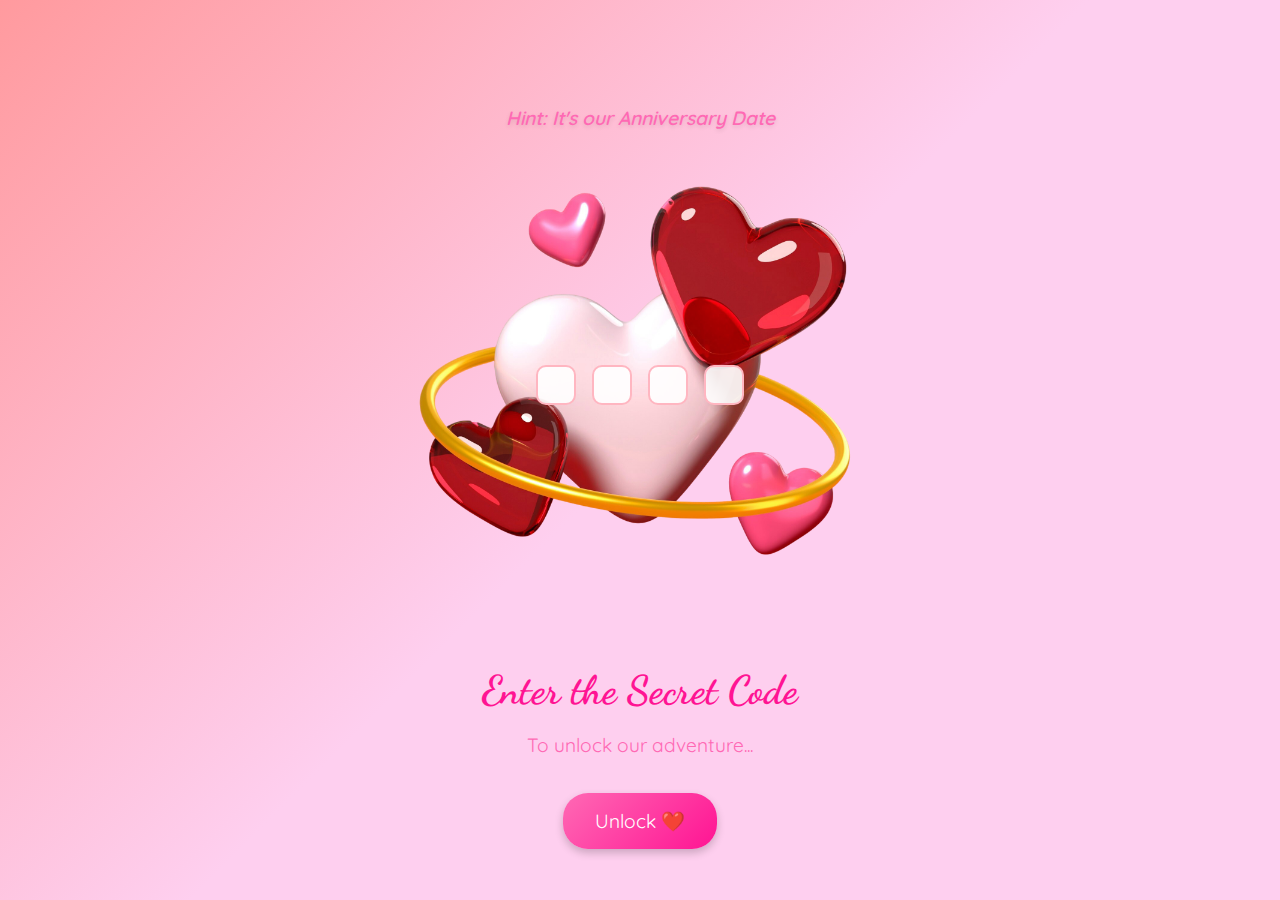
<file: index.html>
<!doctype html>
<html lang="en">
  <head>
    <meta charset="UTF-8" />
    <meta name="viewport" content="width=device-width, initial-scale=1.0" />
    <title>Our Love Story - Enter Password</title>
    <link rel="preconnect" href="https://fonts.googleapis.com" />
    <link rel="preconnect" href="https://fonts.gstatic.com" crossorigin />
    <link
      href="https://fonts.googleapis.com/css2?family=Dancing+Script:wght@400;700&family=Quicksand:wght@300;400;500;600&display=swap"
      rel="stylesheet"
    />
    <link rel="stylesheet" href="css/index.css" />
  </head>
  <body>
    <div class="password-container">
      <div class="image-container">
        <p class="hint-text">Hint: It's our Anniversary Date</p>
        <img
          src="assets/crystal-valentine-s-day-icon-design.png"
          alt="Locked Heart"
          class="lock-image"
        />
        <div class="inputs-overlay">
          <input
            type="text"
            maxlength="1"
            class="digit-input"
            id="digit1"
            required
          />
          <input
            type="text"
            maxlength="1"
            class="digit-input"
            id="digit2"
            required
          />
          <input
            type="text"
            maxlength="1"
            class="digit-input"
            id="digit3"
            required
          />
          <input
            type="text"
            maxlength="1"
            class="digit-input"
            id="digit4"
            required
          />
        </div>
      </div>
      <h1>Enter the Secret Code</h1>
      <p>To unlock our adventure...</p>
      <button type="submit" id="unlock-btn" class="unlock-btn">
        Unlock ❤️
      </button>
      <p id="error-message" class="error"></p>
    </div>

    <script src="js/index.js"></script>
  </body>
</html>
</file>
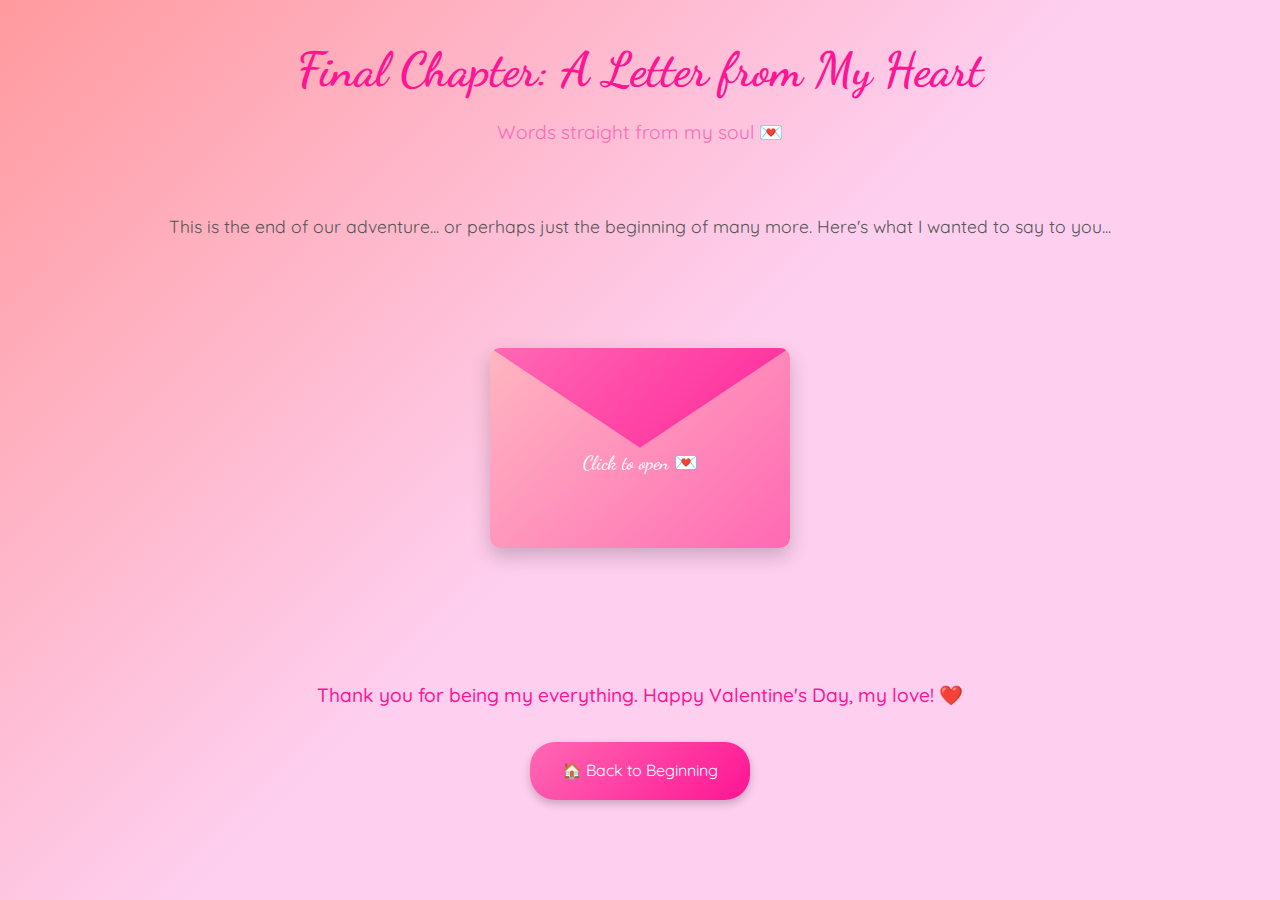
<file: letter.html>
<!doctype html>
<html lang="en">
  <head>
    <meta charset="UTF-8" />
    <meta name="viewport" content="width=device-width, initial-scale=1.0" />
    <title>Our Love Story - Letter</title>
    <link rel="preconnect" href="https://fonts.googleapis.com" />
    <link rel="preconnect" href="https://fonts.gstatic.com" crossorigin />
    <link
      href="https://fonts.googleapis.com/css2?family=Dancing+Script:wght@400;700&family=Quicksand:wght@300;400;500;600&display=swap"
      rel="stylesheet"
    />
    <link rel="stylesheet" href="css/letter.css" />
  </head>
  <body>
    <div class="page-container">
      <header>
        <h1>Final Chapter: A Letter from My Heart</h1>
        <p>Words straight from my soul 💌</p>
      </header>

      <main>
        <div class="chapter-intro">
          <p>
            This is the end of our adventure... or perhaps just the beginning of
            many more. Here's what I wanted to say to you...
          </p>
        </div>

        <div class="envelope-container">
          <div class="envelope" id="envelope">
            <div class="envelope-flap"></div>
            <div class="envelope-body">
              <p class="envelope-text">Click to open 💌</p>
            </div>
          </div>

          <div class="letter-paper" id="letterPaper">
            <button class="close-button" id="closeButton">✕</button>
            <div class="letter-content">
              <p class="letter-greeting">Dear Tuku Puku,</p>
              <p class="letter-body">
                I just want you to know, from the bottom of my heart, how much I
                love you and how proud I am of you ❤️. You carry so much on your
                shoulders, and yet you still find ways to care, to love, and to
                keep going. I see all of it the tiredness, the worries, the
                little struggles that no one else notices and I want you to know
                that none of it goes unseen. You don’t have to be strong all the
                time, baby. It’s okay to feel tired, anxious, or even invisible
                sometimes. You are allowed to rest, to take breaks, to just be,
                without worrying about anything or anyone. And whenever those
                moments come, I’ll be right here with you, quietly loving you,
                holding you up, and letting you lean on me. You don’t have to
                carry anything alone 🫶. The road may get bumpy, and life can
                feel heavy, but I want you to remember this: you are never
                alone. I’ll walk every step of that road with you, help you back
                up whenever you feel like you’re about to fall, and be your safe
                place when everything feels overwhelming ❤️. Sometimes people
                may not see how incredible you are, and that can hurt deeply.
                But my dear Baby, that’s not a reflection of your worth, because
                in reality you are way more amazing, loved, and important, and I
                hope you always remember that even on the days it feels like no
                one else notices. Looking back at these past two years with you,
                I am overwhelmed by how much we’ve built together. From the
                simple comfort of the food we share like the taste of the
                chicken you made for me and the pasta I made for you to the way
                we've explored the world side-by-side ❤️. I still hold the
                memories of our adventures in Jigmechu so close to my heart, and
                those quiet, long walks we used to take in Gelephu mean more to
                me than words can say. Even when we were apart, you were always
                right there with me. I treasure every late-night text and those
                endless calls that lasted until we both drifted off to sleep. I
                think about the weekends we spent traveling to visit each other
                at college, counting down the hours just to see your face. We’ve
                exchanged so many gifts over these two years, each one a little
                piece of our story. But for this Valentine’s Day, I wanted to do
                something a little different ❤️. I wanted to use my skills to
                build something just for you ssa space that is yours and yours
                alone. That’s why I decided to build this website and embed this
                letter here, so you always have a place to come back to when you
                need to be reminded of how much you mean to me. Please don’t
                feel pressured to reply to this or even think about it right
                now. Just let yourself rest, breathe, and heal ❤️. I’ll be right
                here, patiently and quietly, loving you through it all. Your
                happiness, your comfort, and your peace mean the world to me.
                Thank you for being you, for all the moments we’ve shared, and
                for letting me love you. You are my heart, my baby, my
                everything. I’ll always be here for you, no matter what. So,
                with all that we’ve been through and all that is yet to come...
                will you be my Valentine? 🌹
              </p>
              <p class="letter-closing">With all my love,</p>
              <p class="letter-signature">Timro Lovey ❤️</p>
            </div>
          </div>
        </div>

        <div class="final-message">
          <p>
            Thank you for being my everything. Happy Valentine's Day, my love!
            ❤️
          </p>
        </div>

        <div class="navigation">
          <a href="index.html" class="nav-button home">
            <span>🏠 Back to Beginning</span>
          </a>
        </div>
      </main>
    </div>

    <script src="js/letter.js"></script>
  </body>
</html>
</file>
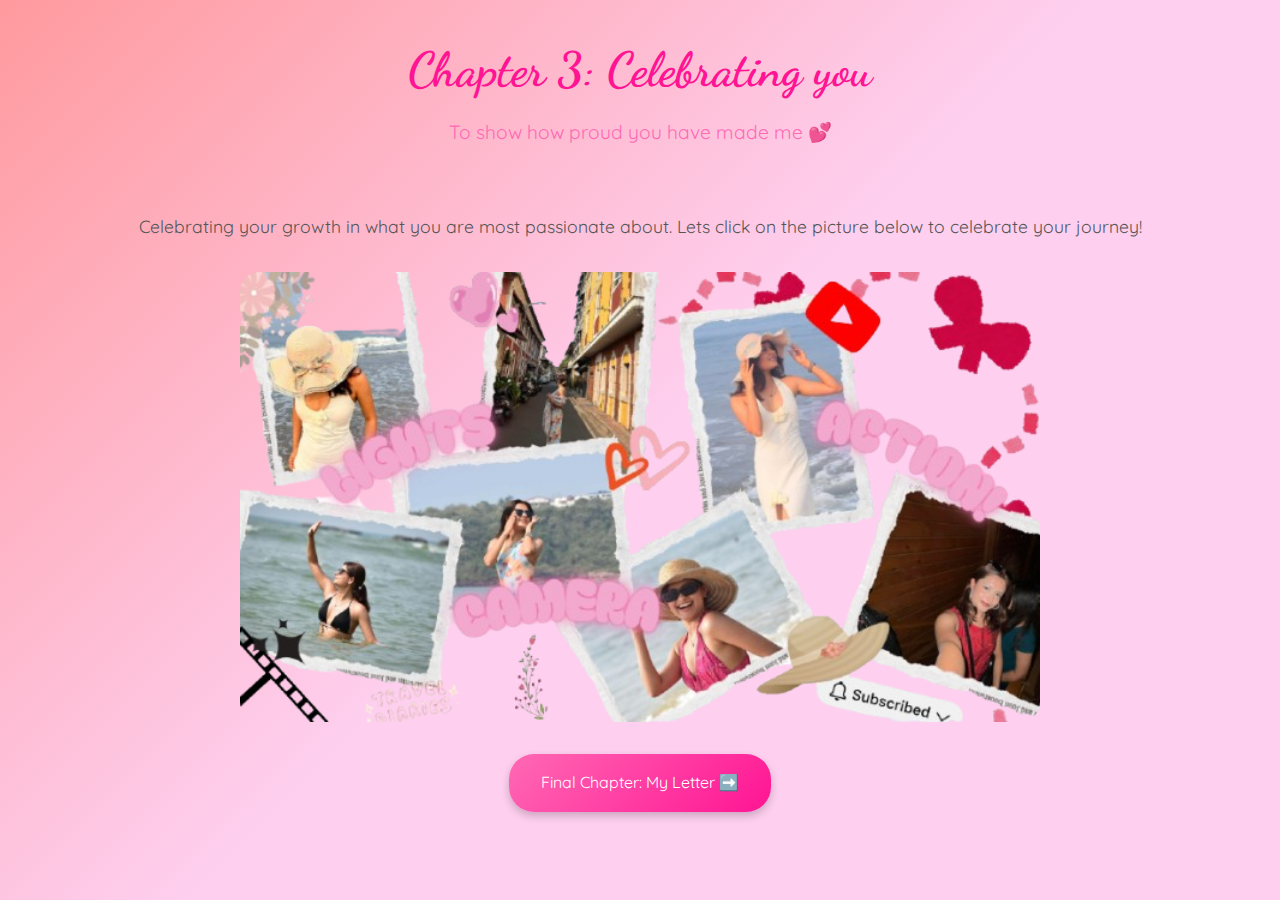
<file: memories.html>
<!doctype html>
<html lang="en">
  <head>
    <meta charset="UTF-8" />
    <meta name="viewport" content="width=device-width, initial-scale=1.0" />
    <title>Our Love Story - Memories</title>
    <link rel="preconnect" href="https://fonts.googleapis.com" />
    <link rel="preconnect" href="https://fonts.gstatic.com" crossorigin />
    <link
      href="https://fonts.googleapis.com/css2?family=Dancing+Script:wght@400;700&family=Quicksand:wght@300;400;500;600&display=swap"
      rel="stylesheet"
    />
    <link rel="stylesheet" href="css/memories.css" />
  </head>
  <body>
    <div class="page-container">
      <header>
        <h1>Chapter 3: Celebrating you</h1>
        <p>To show how proud you have made me 💕</p>
      </header>

      <main>
        <div class="chapter-intro">
          <p>
            Celebrating your growth in what you are most passionate about. Lets
            click on the picture below to celebrate your journey!
          </p>
        </div>

        <div class="memory-image-container">
          <img
            src="assets/LIGHTS-bg.png"
            alt="Our Special Memories"
            class="memory-image"
          />
        </div>

        <div class="navigation">
          <a href="letter.html" class="nav-button next">
            <span>Final Chapter: My Letter ➡️</span>
          </a>
        </div>
      </main>
    </div>

    <script src="js/memories.js"></script>
  </body>
</html>
</file>
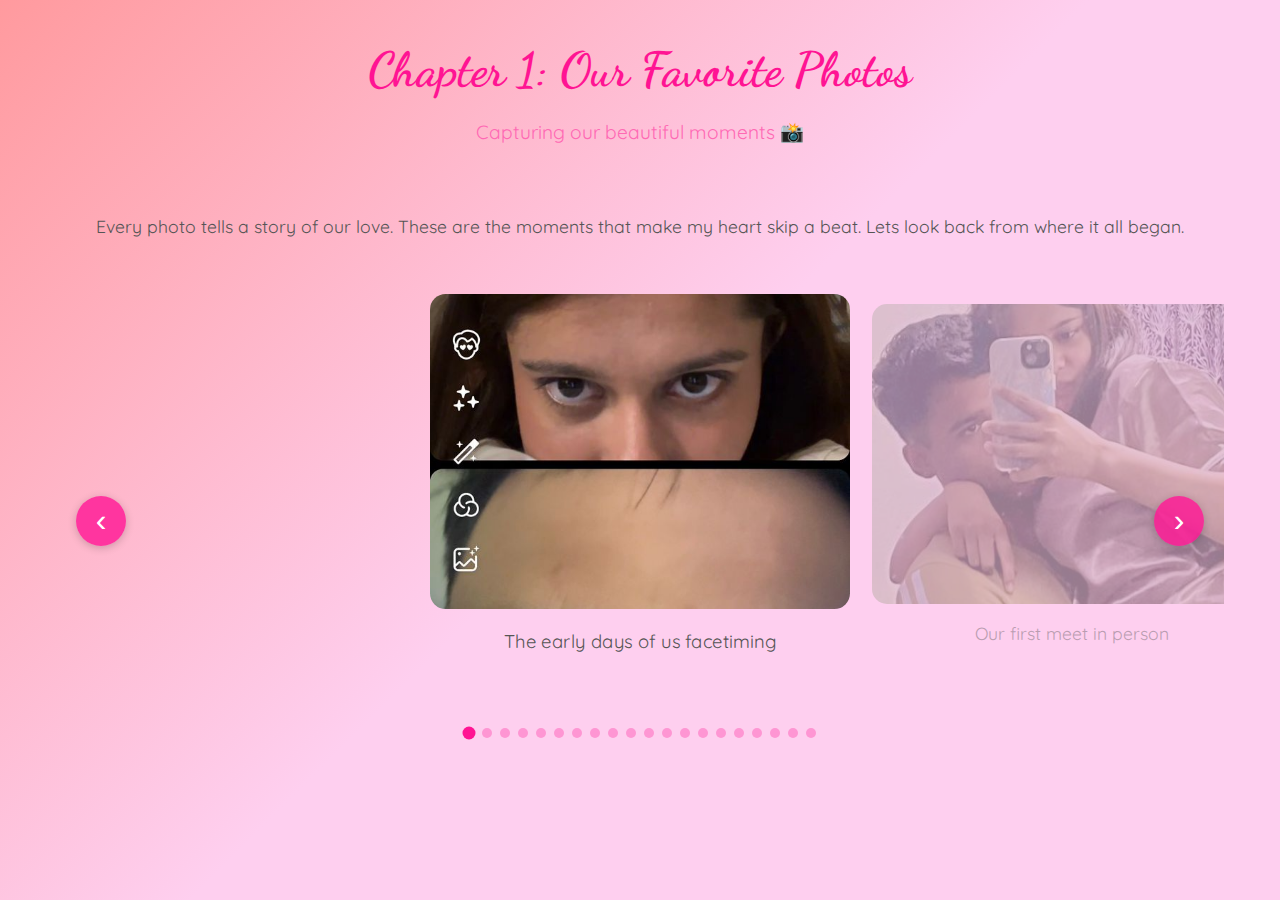
<file: photos.html>
<!doctype html>
<html lang="en">
  <head>
    <meta charset="UTF-8" />
    <meta name="viewport" content="width=device-width, initial-scale=1.0" />
    <title>Our Love Story - Photos</title>
    <link rel="preconnect" href="https://fonts.googleapis.com" />
    <link rel="preconnect" href="https://fonts.gstatic.com" crossorigin />
    <link
      href="https://fonts.googleapis.com/css2?family=Dancing+Script:wght@400;700&family=Quicksand:wght@300;400;500;600&display=swap"
      rel="stylesheet"
    />
    <link rel="stylesheet" href="css/photos.css" />
  </head>
  <body>
    <div class="page-container">
      <header>
        <h1>Chapter 1: Our Favorite Photos</h1>
        <p>Capturing our beautiful moments 📸</p>
      </header>

      <main>
        <div class="chapter-intro">
          <p>
            Every photo tells a story of our love. These are the moments that
            make my heart skip a beat. Lets look back from where it all began.
          </p>
        </div>

        <div class="carousel-container">
          <div class="carousel-track">
            <div class="photo-item">
              <img src="assets/1.jpeg" alt="Our video calls" loading="lazy" />
              <p>The early days of us facetiming</p>
            </div>
            <div class="photo-item">
              <img src="assets/2.jpeg" alt="meet" loading="lazy" />
              <p>Our first meet in person</p>
            </div>
            <div class="photo-item">
              <img src="assets/4.jpeg" alt="walk" loading="lazy" />
              <p>I still remeber how adorably cute you looked</p>
            </div>
            <div class="photo-item">
              <img src="assets/3.jpeg" alt="walk" loading="lazy" />
              <p>Our morning walks</p>
            </div>
            <div class="photo-item">
              <img src="assets/5.jpeg" alt="walk" loading="lazy" />
              <p>Our first official fancy date</p>
            </div>
            <div class="photo-item">
              <img src="assets/6.jpeg" alt="walk" loading="lazy" />
              <p>And the other small dates and walks that followed...</p>
            </div>
            <div class="photo-item">
              <img src="assets/7.jpeg" alt="walk" loading="lazy" />
              <p>
                all the way to our colleges! I love how we used to meet up so
                often!
              </p>
            </div>
            <div class="photo-item">
              <img src="assets/12.jpeg" alt="walk" loading="lazy" />
              <p>
                and when we sneaked out to meet during Dassain! So exhilarating!
              </p>
            </div>
            <div class="photo-item">
              <img src="assets/13.jpeg" alt="walk" loading="lazy" />
              <p>dates, dates and more dates! I love them all!</p>
            </div>

            <div class="photo-item">
              <img src="assets/14.jpeg" alt="walk" loading="lazy" />
              <p>and our trip to JigmeChu! its so close to my heart.</p>
            </div>
            <div class="photo-item">
              <img src="assets/14.2.jpeg" alt="walk" loading="lazy" />
              <p>and my favorite photo ofcouse! Hehe.</p>
            </div>
            <div class="photo-item">
              <img src="assets/17.jpeg" alt="walk" loading="lazy" />
              <p>then came the time we met at Thimphu...</p>
            </div>
            <div class="photo-item">
              <img src="assets/18.jpeg" alt="walk" loading="lazy" />
              <p>and you made me experience the best date ever!!</p>
            </div>
            <div class="photo-item">
              <img src="assets/19.jpeg" alt="walk" loading="lazy" />
              <p>
                the dates are never stopping! and everyone of them is so close
                to my heart.
              </p>
            </div>
            <div class="photo-item">
              <img src="assets/23.jpeg" alt="walk" loading="lazy" />
              <p>
                our second trip to JigmeChu! This really became our special
                place.
              </p>
            </div>
            <div class="photo-item">
              <img src="assets/29.jpeg" alt="walk" loading="lazy" />
              <p>
                and you never stopped babying me even when I moved to a
                different city!
              </p>
            </div>
            <div class="photo-item">
              <img src="assets/30.jpeg" alt="walk" loading="lazy" />
              <p>the other time when Changyul park became a bliss.</p>
            </div>
            <div class="photo-item">
              <img src="assets/31.jpeg" alt="walk" loading="lazy" />
              <p>and us celbrating your first PR package, yayyyyy!!!</p>
            </div>
            <div class="photo-item">
              <img src="assets/32.jpeg" alt="walk" loading="lazy" />
              <p>we continued to see each other despite the distance...</p>
            </div>
            <div class="photo-item">
              <img src="assets/33.jpeg" alt="walk" loading="lazy" />
              <p>
                but we still make our moments special even if we are not able to
                meet. Just like how it all started.
              </p>
            </div>
            <!-- Add more photos as needed -->
          </div>
          <button class="carousel-nav prev" aria-label="Previous photo">
            ‹
          </button>
          <button class="carousel-nav next" aria-label="Next photo">›</button>
          <div class="carousel-dots"></div>
        </div>

        <!-- <div class="navigation">
          <a href="index.html" class="nav-button back">
            <span>⬅️ Back to Home</span>
          </a>
        </div> -->
      </main>
    </div>

    <script src="js/photos.js"></script>
  </body>
</html>
</file>
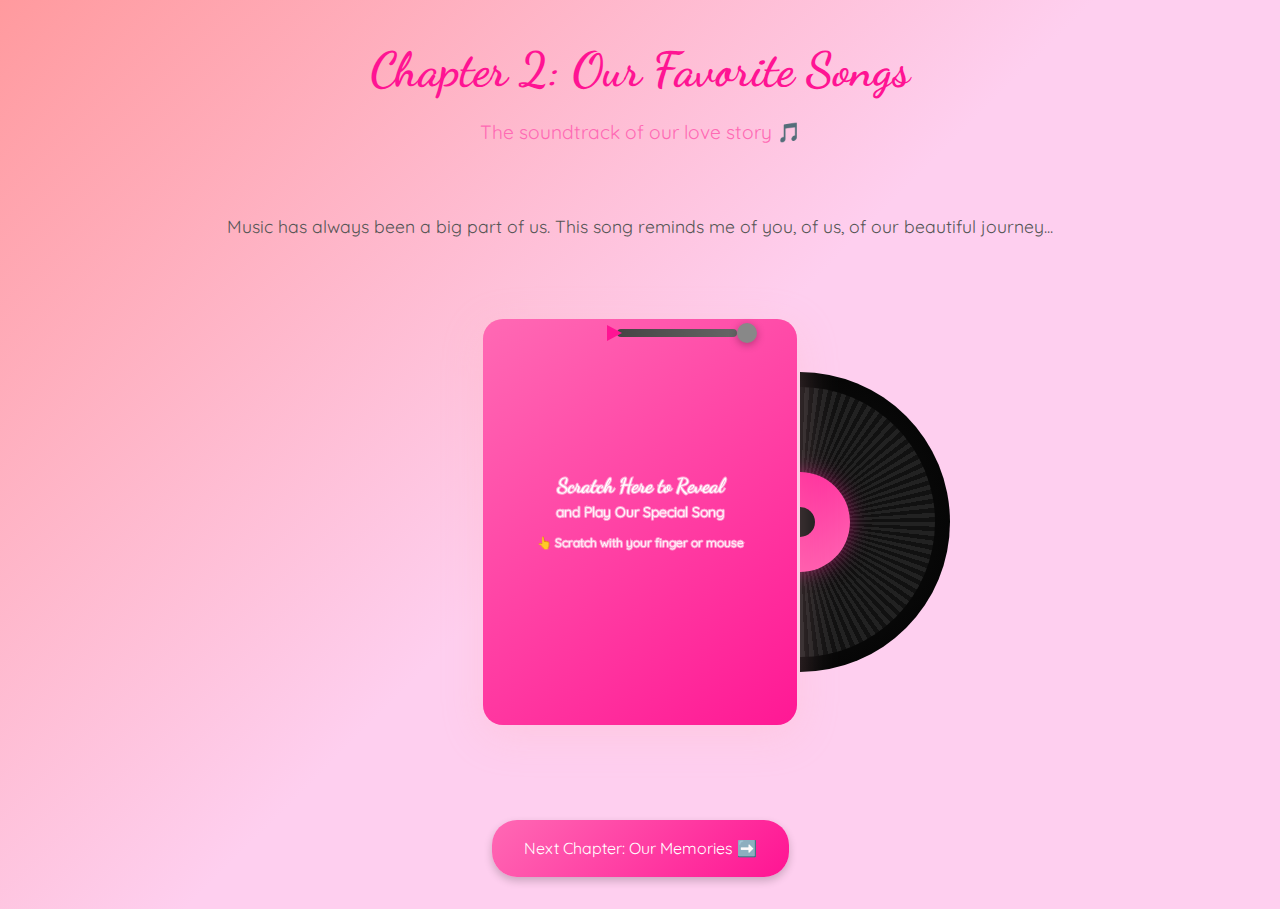
<file: songs.html>
<!doctype html>
<html lang="en">
  <head>
    <meta charset="UTF-8" />
    <meta name="viewport" content="width=device-width, initial-scale=1.0" />
    <title>Our Love Story - Songs</title>
    <link rel="preconnect" href="https://fonts.googleapis.com" />
    <link rel="preconnect" href="https://fonts.gstatic.com" crossorigin />
    <link
      href="https://fonts.googleapis.com/css2?family=Dancing+Script:wght@400;700&family=Quicksand:wght@300;400;500;600&display=swap"
      rel="stylesheet"
    />
    <link rel="stylesheet" href="css/songs.css" />
  </head>
  <body>
    <div class="page-container">
      <header>
        <h1>Chapter 2: Our Favorite Songs</h1>
        <p>The soundtrack of our love story 🎵</p>
      </header>

      <main>
        <div class="chapter-intro">
          <p>
            Music has always been a big part of us. This song reminds me of you,
            of us, of our beautiful journey...
          </p>
        </div>

        <div class="vinyl-player-container">
          <div class="player-left">
            <div class="vinyl-player">
              <div class="player-body">
                <div class="player-arm" id="playerArm"></div>
                <img
                  src="assets/image.png"
                  alt="Special Image"
                  class="player-image"
                />
                <button class="play-button" id="playButton">
                  <span class="play-icon">▶</span>
                  <span class="pause-icon" style="display: none">⏸</span>
                </button>
                <canvas class="scratch-pad" id="scratchPad"></canvas>
              </div>
            </div>
          </div>
          <div class="disc-container">
            <div class="vinyl-disc" id="vinylDisc">
              <div class="disc-center"></div>
            </div>
          </div>
        </div>

        <div class="navigation">
          <a href="memories.html" class="nav-button next">
            <span>Next Chapter: Our Memories ➡️</span>
          </a>
        </div>
      </main>
    </div>

    <script src="js/songs.js"></script>
  </body>
</html>
</file>
<file: css/index.css>
/* Reset and base styles */
* {
  margin: 0;
  padding: 0;
  box-sizing: border-box;
}

body {
  font-family: "Quicksand", sans-serif;
  background: linear-gradient(135deg, #ff9a9e 0%, #fecfef 50%, #fecfef 100%);
  color: #333;
  line-height: 1.6;
  min-height: 100vh;
  overflow: hidden;
}

h1,
h2,
h3 {
  font-family: "Dancing Script", cursive;
  color: #ff1493;
}

h1 {
  font-size: 3rem;
  margin-bottom: 0.5rem;
}

h2 {
  font-size: 2.5rem;
  margin-bottom: 1rem;
  text-align: center;
}

h3 {
  font-size: 1.8rem;
  margin-bottom: 0.5rem;
}

/* Password page styles */
.password-container {
  display: flex;
  flex-direction: column;
  align-items: center;
  justify-content: center;
  min-height: 100vh;
  padding: 2rem;
  text-align: center;
}

.hint-text {
  position: absolute;
  top: 20px;
  left: 50%;
  transform: translateX(-50%);
  font-size: 1.3rem;
  color: #f91d93;
  font-weight: 600;
  font-style: italic;
  text-shadow: 0 2px 4px rgba(0, 0, 0, 0.1);
  padding: 2rem 1rem 0.1rem 1rem;
  z-index: 20;
  white-space: nowrap;
}

.image-container {
  position: relative;
  margin-bottom: 0;
}

.lock-image {
  width: 600px;
  height: 600px;
  border-radius: 0;
  transition: transform 0.3s ease;
  cursor: pointer;
}

.lock-image:hover {
  animation: wiggle 0.6s ease-in-out;
}

.inputs-overlay {
  position: absolute;
  top: 55%;
  left: 50%;
  transform: translate(-50%, -50%);
  display: flex;
  gap: 1rem;
}

.digit-input {
  width: 40px;
  height: 40px;
  font-size: 1.2rem;
  text-align: center;
  border: 2px solid #ffb6c1;
  border-radius: 10px;
  background: rgba(255, 255, 255, 0.9);
  color: #ff1493;
  font-family: "Dancing Script", cursive;
  transition: border-color 0.3s ease;
}

.digit-input:focus {
  outline: none;
  border-color: #ff1493;
  box-shadow: 0 0 10px rgba(255, 20, 147, 0.3);
}

.password-container h1 {
  font-size: 2.5rem;
  margin-bottom: 0.5rem;
  color: #ff1493;
}

.password-container p {
  font-size: 1.2rem;
  margin-bottom: 2rem;
  color: #ff69b4;
}

.unlock-btn {
  background: linear-gradient(135deg, #ff69b4, #ff1493);
  color: white;
  border: none;
  padding: 1rem 2rem;
  font-size: 1.2rem;
  font-family: "Quicksand", sans-serif;
  border-radius: 25px;
  cursor: pointer;
  transition:
    transform 0.3s ease,
    box-shadow 0.3s ease;
  box-shadow: 0 4px 8px rgba(0, 0, 0, 0.2);
}

.unlock-btn:hover {
  transform: translateY(-2px);
  box-shadow: 0 6px 12px rgba(0, 0, 0, 0.3);
}

.error {
  position: absolute;
  top: 20px;
  left: 50%;
  transform: translateX(-50%);
  color: #ff1493;
  font-weight: 500;
  font-size: 1.1rem;
  background: rgba(255, 255, 255, 0.9);
  padding: 0.5rem 1rem;
  border-radius: 20px;
  box-shadow: 0 4px 8px rgba(0, 0, 0, 0.2);
  z-index: 10;
  display: none;
}

/* Falling hearts animation */
.falling-heart {
  position: fixed;
  top: -50px;
  font-size: 24px;
  color: #ff1493;
  pointer-events: none;
  animation: fall 6s linear infinite;
  z-index: 5;
}

@keyframes fall {
  0% {
    transform: translateY(-50px) rotate(0deg);
    opacity: 1;
  }
  100% {
    transform: translateY(100vh) rotate(360deg);
    opacity: 0;
  }
}

@keyframes wiggle {
  0% {
    transform: rotate(0deg);
  }
  25% {
    transform: rotate(-10deg);
  }
  50% {
    transform: rotate(10deg);
  }
  75% {
    transform: rotate(-10deg);
  }
  100% {
    transform: rotate(0deg);
  }
}

/* Page transition effects */
.page-transition-out {
  animation: slideUpOut 0.8s ease-in-out forwards;
}

@keyframes slideUpOut {
  0% {
    transform: translateY(0);
    opacity: 1;
  }
  100% {
    transform: translateY(-100vh);
    opacity: 0;
  }
}

/* Mobile Responsive Design */
@media (max-width: 768px) {
  .password-container {
    padding: 1rem;
  }

  .hint-text {
    font-size: 1rem;
    white-space: normal;
    max-width: 90%;
    padding: 1rem 0.5rem 0.1rem 0.5rem;
  }

  .lock-image {
    width: 90vw;
    max-width: 400px;
    height: auto;
    aspect-ratio: 1;
  }

  .inputs-overlay {
    gap: 0.5rem;
  }

  .digit-input {
    width: 35px;
    height: 35px;
    font-size: 1rem;
  }

  .password-container h1 {
    font-size: 1.8rem;
    margin-top: 1rem;
  }

  .password-container p {
    font-size: 1rem;
    margin-bottom: 1rem;
  }

  .unlock-btn {
    padding: 0.8rem 1.5rem;
    font-size: 1rem;
  }

  .error {
    font-size: 0.9rem;
    max-width: 90%;
    padding: 0.4rem 0.8rem;
  }

  .falling-heart {
    font-size: 18px;
  }
}

@media (max-width: 480px) {
  .hint-text {
    font-size: 0.9rem;
    top: 10px;
  }

  .lock-image {
    width: 85vw;
    max-width: 300px;
  }

  .digit-input {
    width: 30px;
    height: 30px;
    font-size: 0.9rem;
  }

  .password-container h1 {
    font-size: 1.5rem;
  }

  .unlock-btn {
    padding: 0.7rem 1.2rem;
    font-size: 0.9rem;
  }
}
</file>
<file: css/letter.css>
/* Reset and base styles */
* {
  margin: 0;
  padding: 0;
  box-sizing: border-box;
}

body {
  font-family: "Quicksand", sans-serif;
  background: linear-gradient(135deg, #ff9a9e 0%, #fecfef 50%, #fecfef 100%);
  color: #333;
  line-height: 1.6;
  min-height: 100vh;
}

.page-container {
  min-height: 100vh;
  display: flex;
  flex-direction: column;
}

h1,
h2,
h3 {
  font-family: "Dancing Script", cursive;
  color: #ff1493;
}

h1 {
  font-size: 3rem;
  margin-bottom: 0.5rem;
}

h2 {
  font-size: 2.5rem;
  margin-bottom: 1rem;
  text-align: center;
}

h3 {
  font-size: 1.8rem;
  margin-bottom: 0.5rem;
}

/* Header */
header {
  text-align: center;
  padding: 2rem 1rem;
  margin-bottom: 2rem;
  border-radius: 0 0 50px 50px;
}

header p {
  font-size: 1.2rem;
  color: #ff69b4;
}

/* Main content */
main {
  max-width: 1200px;
  margin: 0 auto;
  padding: 0 1rem;
  flex: 1;
}

.chapter-intro {
  text-align: center;
  margin-bottom: 0.5rem;
  font-size: 1.1rem;
  color: #555;
}

/* Letter container */
.letter-container {
  background: linear-gradient(135deg, #ffe4e1, #ffb6c1);
  border-radius: 20px;
  padding: 2rem;
  font-size: 1.1rem;
  line-height: 1.8;
  box-shadow: 0 4px 8px rgba(0, 0, 0, 0.1);
  text-align: center;
}

.letter-container p {
  margin-bottom: 1rem;
}

/* Envelope Container */
.envelope-container {
  display: flex;
  justify-content: center;
  align-items: center;
  min-height: 400px;
  margin: 0;
  position: relative;
}

/* Envelope */
.envelope {
  position: relative;
  width: 300px;
  height: 200px;
  cursor: pointer;
  transition: transform 0.3s ease;
}

.envelope:hover {
  transform: scale(1.05);
}

.envelope-body {
  position: absolute;
  width: 100%;
  height: 100%;
  background: linear-gradient(135deg, #ffb6c1, #ff69b4);
  border-radius: 10px;
  box-shadow: 0 8px 20px rgba(0, 0, 0, 0.2);
  display: flex;
  align-items: center;
  justify-content: center;
}

.envelope-text {
  color: white;
  font-size: 1.2rem;
  font-family: "Dancing Script", cursive;
  margin: 0;
  padding-top: 2rem;
}

.envelope-flap {
  position: absolute;
  top: 0;
  left: 0;
  width: 100%;
  height: 100%;
  background: linear-gradient(135deg, #ff69b4, #ff1493);
  border-radius: 10px;
  transform-origin: top;
  transition: transform 0.6s ease;
  z-index: 1;
  clip-path: polygon(0 0, 100% 0, 50% 50%);
}

.envelope.opening .envelope-flap {
  transform: rotateX(-180deg);
}

/* Letter Paper */
.letter-paper {
  position: fixed;
  top: 50%;
  left: 50%;
  transform: translate(-50%, -50%) scale(0);
  width: 90%;
  max-width: 600px;
  max-height: 80vh;
  background: #fff;
  border-radius: 15px;
  box-shadow: 0 10px 50px rgba(0, 0, 0, 0.3);
  z-index: 1000;
  opacity: 0;
  transition: all 0.5s ease;
  overflow-y: auto;
  padding: 3rem;
}

.letter-paper.show {
  transform: translate(-50%, -50%) scale(1);
  opacity: 1;
}

.close-button {
  position: absolute;
  top: 15px;
  right: 15px;
  width: 35px;
  height: 35px;
  border: none;
  background: #ff69b4;
  color: white;
  border-radius: 50%;
  font-size: 1.5rem;
  cursor: pointer;
  display: flex;
  align-items: center;
  justify-content: center;
  transition: all 0.3s ease;
  line-height: 1;
  padding: 0;
}

.close-button:hover {
  background: #ff1493;
  transform: rotate(90deg);
}

.letter-content {
  text-align: center;
  font-size: 1.1rem;
  line-height: 1.8;
  color: #333;
}

.letter-greeting {
  font-family: "Dancing Script", cursive;
  font-size: 1.8rem;
  color: #ff1493;
  margin-bottom: 1.5rem;
}

.letter-body {
  margin-bottom: 2rem;
  text-align: left;
}

.letter-closing {
  margin-top: 2rem;
  font-style: italic;
}

.letter-signature {
  font-family: "Dancing Script", cursive;
  font-size: 1.5rem;
  color: #ff1493;
  margin-top: 0.5rem;
}

/* Final Message */
.final-message {
  text-align: center;
  margin: 2rem 0;
  font-size: 1.2rem;
  color: #ff1493;
  font-weight: 500;
}

/* Backdrop */
.letter-backdrop {
  position: fixed;
  top: 0;
  left: 0;
  width: 100%;
  height: 100%;
  background: rgba(0, 0, 0, 0.5);
  z-index: 999;
  opacity: 0;
  pointer-events: none;
  transition: opacity 0.3s ease;
}

.letter-backdrop.show {
  opacity: 1;
  pointer-events: all;
}

/* Navigation */
.navigation {
  display: flex;
  justify-content: center;
  margin-top: 2rem;
  padding-bottom: 2rem;
}

.nav-button {
  display: inline-block;
  padding: 1rem 2rem;
  background: linear-gradient(135deg, #ff69b4, #ff1493);
  color: white;
  text-decoration: none;
  border-radius: 25px;
  transition:
    transform 0.3s ease,
    box-shadow 0.3s ease;
  box-shadow: 0 4px 8px rgba(0, 0, 0, 0.2);
}

.nav-button:hover {
  transform: translateY(-2px);
  box-shadow: 0 6px 12px rgba(0, 0, 0, 0.3);
}

/* Mobile Responsive Design */
@media (max-width: 768px) {
  h1 {
    font-size: 2rem;
  }

  h2 {
    font-size: 2rem;
  }

  header {
    padding: 1.5rem 1rem;
    border-radius: 0 0 30px 30px;
  }

  header p {
    font-size: 1rem;
  }

  .chapter-intro {
    font-size: 1rem;
    padding: 0 1rem;
    margin-bottom: 0rem;
  }

  .letter-container {
    padding: 1.5rem;
    font-size: 1rem;
  }

  .final-message {
    font-size: 1rem;
  }

  .navigation {
    justify-content: center;
  }

  .nav-button {
    padding: 0.8rem 1.5rem;
    font-size: 0.9rem;
  }

  .envelope {
    width: 250px;
    height: 170px;
  }

  .envelope-container {
    min-height: 450px;
  }

  .envelope-text {
    font-size: 1rem;
  }

  .letter-paper {
    width: 95%;
    padding: 2rem 1.5rem;
  }

  .letter-greeting {
    font-size: 1.5rem;
  }

  .letter-signature {
    font-size: 1.2rem;
  }

  .intro-text,
  .chapter-intro {
    padding: 1rem;
  }
}

@media (max-width: 480px) {
  h1 {
    font-size: 1.6rem;
  }

  header {
    padding: 1rem 0.5rem;
    margin-bottom: 1rem;
  }

  header p {
    font-size: 0.9rem;
  }

  .chapter-intro {
    font-size: 0.9rem;
    margin-bottom: 0.5rem;
  }

  .letter-container {
    padding: 1rem;
    font-size: 0.95rem;
    line-height: 1.6;
  }

  .envelope {
    width: 200px;
    height: 140px;
  }

  .envelope-container {
    min-height: 300px;
  }

  .envelope-text {
    font-size: 0.9rem;
  }

  .letter-paper {
    width: 95%;
    padding: 2rem 1rem;
  }

  .letter-content {
    font-size: 1rem;
  }

  .letter-greeting {
    font-size: 1.3rem;
  }

  .letter-signature {
    font-size: 1.1rem;
  }

  .close-button {
    width: 30px;
    height: 30px;
    font-size: 1.2rem;
  }

  .final-message {
    font-size: 0.95rem;
  }

  .nav-button {
    padding: 0.7rem 1.2rem;
    font-size: 0.85rem;
  }
}

/* Page transition effects */
.page-transition-up {
  animation: slideUpOut 0.8s ease-in-out forwards;
}

@keyframes slideUpOut {
  0% {
    transform: translateY(0);
    opacity: 1;
  }
  100% {
    transform: translateY(-100vh);
    opacity: 0;
  }
}
</file>
<file: css/memories.css>
/* Reset and base styles */
* {
  margin: 0;
  padding: 0;
  box-sizing: border-box;
}

body {
  font-family: "Quicksand", sans-serif;
  background: linear-gradient(135deg, #ff9a9e 0%, #fecfef 50%, #fecfef 100%);
  color: #333;
  line-height: 1.6;
  min-height: 100vh;
}

.page-container {
  min-height: 100vh;
  display: flex;
  flex-direction: column;
}

h1,
h2,
h3 {
  font-family: "Dancing Script", cursive;
  color: #ff1493;
}

h1 {
  font-size: 3rem;
  margin-bottom: 0.5rem;
}

h2 {
  font-size: 2.5rem;
  margin-bottom: 1rem;
  text-align: center;
}

h3 {
  font-size: 1.8rem;
  margin-bottom: 0.5rem;
}

/* Header */
header {
  text-align: center;
  padding: 2rem 1rem;
  margin-bottom: 2rem;
  border-radius: 0 0 50px 50px;
}

header p {
  font-size: 1.2rem;
  color: #ff69b4;
}

/* Main content */
main {
  max-width: 1200px;
  margin: 0 auto;
  padding: 0 1rem;
  flex: 1;
}

.chapter-intro {
  text-align: center;
  margin-bottom: 2rem;
  font-size: 1.1rem;
  color: #555;
}

/* Memory grid */
.memory-grid {
  display: grid;
  grid-template-columns: repeat(auto-fit, minmax(250px, 1fr));
  gap: 1rem;
  margin-bottom: 2rem;
}

.memory-item {
  background: linear-gradient(135deg, #ffb6c1, #ff69b4);
  color: white;
  border-radius: 15px;
  padding: 1.5rem;
  text-align: center;
  box-shadow: 0 4px 8px rgba(0, 0, 0, 0.1);
  transition: transform 0.3s ease;
}

.memory-item:hover {
  transform: rotate(2deg) scale(1.02);
}

.memory-item h3 {
  color: white;
  margin-bottom: 0.5rem;
}

/* Memory image container */
.memory-image-container {
  display: flex;
  justify-content: center;
  align-items: center;
  margin-bottom: 2rem;
}

.memory-image {
  max-width: 800px;
  width: 100%;
  height: auto;
  border-radius: 20px;
  transition: transform 0.3s ease;
}

.memory-image:hover {
  transform: scale(1.02);
}

/* Falling tulip animation */
.falling-tulip {
  position: fixed;
  top: -120px;
  width: 200px;
  height: auto;
  z-index: 1000;
  pointer-events: none;
  animation: fallAndSway 5s ease-in forwards;
}

@keyframes fallAndSway {
  0% {
    transform: translateY(0);
    opacity: 1;
  }
  100% {
    transform: translateY(600px);
    opacity: 0;
  }
}

/* Navigation */
.navigation {
  display: flex;
  justify-content: center;
  margin-top: 2rem;
  padding-bottom: 2rem;
}

.nav-button {
  display: inline-block;
  padding: 1rem 2rem;
  background: linear-gradient(135deg, #ff69b4, #ff1493);
  color: white;
  text-decoration: none;
  border-radius: 25px;
  transition:
    transform 0.3s ease,
    box-shadow 0.3s ease;
  box-shadow: 0 4px 8px rgba(0, 0, 0, 0.2);
}

.nav-button:hover {
  transform: translateY(-2px);
  box-shadow: 0 6px 12px rgba(0, 0, 0, 0.3);
}

/* Mobile Responsive Design */
@media (max-width: 768px) {
  h1 {
    font-size: 2rem;
  }

  h2 {
    font-size: 2rem;
  }

  h3 {
    font-size: 1.5rem;
  }

  header {
    padding: 1.5rem 1rem;
    border-radius: 0 0 30px 30px;
  }

  header p {
    font-size: 1rem;
  }

  .chapter-intro {
    font-size: 1rem;
    padding: 0 1rem;
  }

  .memory-grid {
    grid-template-columns: 1fr;
    gap: 1.5rem;
  }

  .memory-item {
    padding: 1.2rem;
  }

  .memory-image-container {
    margin-bottom: 1.5rem;
  }

  .memory-image {
    border-radius: 15px;
  }

  .navigation {
    justify-content: center;
  }

  .nav-button {
    padding: 0.8rem 1.5rem;
    font-size: 0.9rem;
  }

  .intro-text,
  .chapter-intro {
    padding: 1rem;
  }
}

@media (max-width: 480px) {
  h1 {
    font-size: 1.6rem;
  }

  h3 {
    font-size: 1.3rem;
  }

  header {
    padding: 1rem 0.5rem;
    margin-bottom: 1rem;
  }

  header p {
    font-size: 0.9rem;
  }

  .chapter-intro {
    font-size: 0.9rem;
    margin-bottom: 1.5rem;
  }

  .memory-item {
    padding: 1rem;
  }

  .memory-item p {
    font-size: 0.9rem;
  }

  .memory-image-container {
    margin-bottom: 1rem;
  }

  .memory-image {
    border-radius: 10px;
  }

  .falling-tulip {
    width: 140px;
  }

  .nav-button {
    padding: 0.7rem 1.2rem;
    font-size: 0.85rem;
  }
}

/* Page transition effects */
.page-transition-down {
  animation: slideDownOut 0.8s ease-in-out forwards;
}

.page-transition-right {
  animation: slideRightOut 0.8s ease-in-out forwards;
}

@keyframes slideDownOut {
  0% {
    transform: translateY(0);
    opacity: 1;
  }
  100% {
    transform: translateY(100vh);
    opacity: 0;
  }
}

@keyframes slideRightOut {
  0% {
    transform: translateX(0);
    opacity: 1;
  }
  100% {
    transform: translateX(100vw);
    opacity: 0;
  }
}
</file>
<file: css/photos.css>
/* Reset and base styles */
* {
  margin: 0;
  padding: 0;
  box-sizing: border-box;
}

body {
  font-family: "Quicksand", sans-serif;
  background: linear-gradient(135deg, #ff9a9e 0%, #fecfef 50%, #fecfef 100%);
  color: #333;
  line-height: 1.6;
  min-height: 100vh;
  overflow-x: hidden;
}

.page-container {
  min-height: 100vh;
  display: flex;
  flex-direction: column;
  width: 100%;
  max-width: 100vw;
  overflow-x: hidden;
}

h1,
h2,
h3 {
  font-family: "Dancing Script", cursive;
  color: #ff1493;
  word-wrap: break-word;
  overflow-wrap: break-word;
}

h1 {
  font-size: 3rem;
  margin-bottom: 0.5rem;
  max-width: 100%;
}

h2 {
  font-size: 2.5rem;
  margin-bottom: 1rem;
  text-align: center;
}

h3 {
  font-size: 1.8rem;
  margin-bottom: 0.5rem;
}

/* Header */
header {
  text-align: center;
  padding: 2rem 1rem;
  margin-bottom: 2rem;
  border-radius: 0 0 50px 50px;
  width: 100%;
  max-width: 100%;
}

header p {
  font-size: 1.2rem;
  color: #ff69b4;
  word-wrap: break-word;
  overflow-wrap: break-word;
  max-width: 100%;
}

/* Main content */
main {
  max-width: 1200px;
  margin: 0 auto;
  padding: 0 1rem;
  flex: 1;
  width: 100%;
  overflow-x: hidden;
}

.chapter-intro {
  text-align: center;
  margin-bottom: 2rem;
  font-size: 1.1rem;
  color: #555;
  word-wrap: break-word;
  overflow-wrap: break-word;
}

/* Photo carousel */
.carousel-container {
  position: relative;
  width: 100%;
  margin-bottom: 2rem;
  overflow: hidden;
  padding: 2rem 0;
}

.carousel-track {
  display: flex;
  gap: 2rem;
  transition: transform 0.5s cubic-bezier(0.25, 0.46, 0.45, 0.94);
  cursor: grab;
  user-select: none;
  padding: 0 calc(50% - 200px);
}

.carousel-track.dragging {
  cursor: grabbing;
  transition: none;
}

.photo-item {
  flex: 0 0 400px;
  text-align: center;
  transition:
    transform 0.3s ease,
    opacity 0.3s ease;
  opacity: 0.4;
}

.photo-item.active {
  opacity: 1;
  transform: scale(1.05);
}

.photo-item img {
  width: 100%;
  height: 300px;
  object-fit: cover;
  border-radius: 15px;
  margin-bottom: 0.5rem;
  pointer-events: none;
}

.photo-item p {
  font-size: 1.1rem;
  color: #555;
  pointer-events: none;
}

/* Carousel navigation buttons */
.carousel-nav {
  position: absolute;
  top: 50%;
  transform: translateY(-50%);
  background: rgba(255, 20, 147, 0.8);
  color: white;
  border: none;
  width: 50px;
  height: 50px;
  border-radius: 50%;
  font-size: 2rem;
  cursor: pointer;
  display: flex;
  align-items: center;
  justify-content: center;
  transition:
    background 0.3s ease,
    transform 0.3s ease;
  z-index: 10;
  box-shadow: 0 2px 8px rgba(0, 0, 0, 0.2);
}

.carousel-nav:hover {
  background: rgba(255, 20, 147, 1);
  transform: translateY(-50%) scale(1.1);
}

.carousel-nav.prev {
  left: 20px;
}

.carousel-nav.next {
  right: 20px;
}

/* Carousel dots */
.carousel-dots {
  display: flex;
  justify-content: center;
  gap: 0.5rem;
  margin-top: 1.5rem;
}

.carousel-dot {
  width: 10px;
  height: 10px;
  border-radius: 50%;
  background: rgba(255, 20, 147, 0.3);
  cursor: pointer;
  transition:
    background 0.3s ease,
    transform 0.3s ease;
}

.carousel-dot.active {
  background: rgba(255, 20, 147, 1);
  transform: scale(1.3);
}

/* Next page button positioned in carousel */
.nav-button.carousel-positioned {
  position: absolute;
  top: 50%;
  right: 20px;
  transform: translateY(-50%);
  z-index: 10;
  margin-top: 0;
  padding: 0.8rem 1.5rem;
  font-size: 0.9rem;
  white-space: nowrap;
}

/* Next page button positioned in carousel */
.nav-button.carousel-positioned {
  position: absolute;
  top: 50%;
  right: 20px;
  transform: translateY(-50%);
  z-index: 10;
  margin-top: 0;
  padding: 0.8rem 1.5rem;
  font-size: 0.9rem;
  white-space: nowrap;
}

/* Navigation */
.navigation {
  display: flex;
  justify-content: flex-start;
  margin-top: 2rem;
  padding-bottom: 2rem;
  flex-wrap: wrap;
  gap: 1rem;
}

.nav-button {
  display: inline-block;
  padding: 1rem 2rem;
  background: linear-gradient(135deg, #ff69b4, #ff1493);
  color: white;
  text-decoration: none;
  border-radius: 25px;
  transition:
    transform 0.3s ease,
    box-shadow 0.3s ease;
  box-shadow: 0 4px 8px rgba(0, 0, 0, 0.2);
  max-width: 100%;
  word-wrap: break-word;
  text-align: center;
}

.nav-button:hover {
  transform: translateY(-2px);
  box-shadow: 0 6px 12px rgba(0, 0, 0, 0.3);
}

/* Footer */
/* footer {
  text-align: center;
  padding: 2rem 1rem;
  background: rgba(255, 255, 255, 0.8);
  margin-top: 2rem;
  border-radius: 50px 50px 0 0;
  box-shadow: 0 4px 6px rgba(0, 0, 0, 0.1);
} */

footer p {
  font-size: 1.1rem;
  color: #ff1493;
}

/* Mobile Responsive Design */
@media (max-width: 768px) {
  h1 {
    font-size: 2rem;
  }

  h2 {
    font-size: 2rem;
  }

  header {
    padding: 1.5rem 1rem;
    border-radius: 0 0 30px 30px;
  }

  header p {
    font-size: 1rem;
  }

  .chapter-intro {
    font-size: 1rem;
    padding: 0 1rem;
  }

  .carousel-container {
    padding: 1.5rem 0;
  }

  .carousel-track {
    padding: 0 calc(50vw - 165px);
    gap: 1.5rem;
  }

  .photo-item {
    flex: 0 0 330px;
  }

  .photo-item img {
    height: 280px;
    border-radius: 12px;
  }

  .photo-item p {
    font-size: 1rem;
  }

  .carousel-nav {
    width: 40px;
    height: 40px;
    font-size: 1.5rem;
  }

  .carousel-nav.prev {
    left: 10px;
  }

  .carousel-nav.next {
    right: 10px;
  }

  .navigation {
    flex-direction: column;
    gap: 1rem;
  }

  .nav-button {
    padding: 0.8rem 1.5rem;
    font-size: 0.9rem;
  }

  .intro-text,
  .chapter-intro {
    padding: 1rem;
  }
}

@media (max-width: 480px) {
  h1 {
    font-size: 1.6rem;
  }

  header {
    padding: 1rem 0.5rem;
    margin-bottom: 1rem;
  }

  header p {
    font-size: 0.9rem;
  }

  .chapter-intro {
    font-size: 0.9rem;
    margin-bottom: 1.5rem;
  }

  .carousel-container {
    padding: 1rem 0;
  }

  .carousel-track {
    padding: 0 calc(50vw - 135px);
    gap: 1rem;
  }

  .photo-item {
    flex: 0 0 270px;
  }

  .photo-item img {
    height: 240px;
    border-radius: 10px;
  }

  .photo-item p {
    font-size: 0.95rem;
  }

  .carousel-nav {
    width: 35px;
    height: 35px;
    font-size: 1.2rem;
  }

  .nav-button {
    padding: 0.7rem 1.2rem;
    font-size: 0.85rem;
  }
}

@media (max-width: 375px) {
  .carousel-track {
    padding: 0 calc(50vw - 110px);
    gap: 0.75rem;
  }

  .photo-item {
    flex: 0 0 220px;
  }

  .photo-item img {
    height: 200px;
  }

  .carousel-nav {
    width: 30px;
    height: 30px;
    font-size: 1rem;
  }

  .carousel-nav.prev {
    left: 5px;
  }

  .carousel-nav.next {
    right: 5px;
  }
}

/* Page transition effects */
.page-transition-back {
  animation: slideDownOut 0.8s ease-in-out forwards;
}

.page-transition-left {
  animation: slideLeftOut 0.8s ease-in-out forwards;
}

@keyframes slideDownOut {
  0% {
    transform: translateY(0);
    opacity: 1;
  }
  100% {
    transform: translateY(100vh);
    opacity: 0;
  }
}

@keyframes slideLeftOut {
  0% {
    transform: translateX(0);
    opacity: 1;
  }
  100% {
    transform: translateX(-100vw);
    opacity: 0;
  }
}
</file>
<file: css/songs.css>
/* Reset and base styles */
* {
  margin: 0;
  padding: 0;
  box-sizing: border-box;
}

body {
  font-family: "Quicksand", sans-serif;
  background: linear-gradient(135deg, #ff9a9e 0%, #fecfef 50%, #fecfef 100%);
  color: #333;
  line-height: 1.6;
  min-height: 100vh;
}

.page-container {
  min-height: 100vh;
  display: flex;
  flex-direction: column;
}

h1,
h2,
h3 {
  font-family: "Dancing Script", cursive;
  color: #ff1493;
}

h1 {
  font-size: 3rem;
  margin-bottom: 0.5rem;
}

h2 {
  font-size: 2.5rem;
  margin-bottom: 1rem;
  text-align: center;
}

h3 {
  font-size: 1.8rem;
  margin-bottom: 0.5rem;
}

/* Header */
header {
  text-align: center;
  padding: 2rem 1rem;
  margin-bottom: 2rem;
  border-radius: 0 0 50px 50px;
}

header p {
  font-size: 1.2rem;
  color: #ff69b4;
}

/* Main content */
main {
  max-width: 1200px;
  margin: 0 auto;
  padding: 0 1rem;
  flex: 1;
}

.chapter-intro {
  text-align: center;
  margin-bottom: 2rem;
  font-size: 1.1rem;
  color: #555;
}

/* Vinyl Player */
.vinyl-player-container {
  display: flex;
  gap: 0;
  margin-bottom: 3rem;
  align-items: center;
  justify-content: center;
  min-height: 500px;
  position: relative;
}

.player-left {
  flex: 0 0 auto;
  display: flex;
  justify-content: flex-end;
  align-items: center;
  z-index: 2;
}

.vinyl-player {
  position: relative;
  width: 100%;
  max-width: 400px;
}

.player-body {
  background: linear-gradient(135deg, #ffb6c1 0%, #f8bbd9 100%);
  border-radius: 20px;
  padding: 2rem;
  box-shadow: 0 10px 40px rgba(255, 182, 193, 0.3);
  position: relative;
}

.player-arm {
  position: absolute;
  top: 10px;
  right: 60px;
  width: 120px;
  height: 8px;
  background: linear-gradient(90deg, #444 0%, #666 100%);
  border-radius: 4px;
  transform-origin: right center;
  transition: transform 0.8s cubic-bezier(0.4, 0, 0.2, 1);
  z-index: 10;
}

.player-arm::before {
  content: "";
  position: absolute;
  right: -20px;
  top: 50%;
  transform: translateY(-50%);
  width: 20px;
  height: 20px;
  background: #888;
  border-radius: 50%;
  box-shadow: 0 2px 8px rgba(0, 0, 0, 0.3);
}

.player-arm::after {
  content: "";
  position: absolute;
  left: -10px;
  top: 50%;
  transform: translateY(-50%);
  width: 0;
  height: 0;
  border-left: 15px solid #ff1493;
  border-top: 8px solid transparent;
  border-bottom: 8px solid transparent;
}

.player-image {
  width: 100%;
  max-width: 250px;
  height: auto;
  border-radius: 10px;
  margin: 1rem auto;
  display: block;
  box-shadow: 0 4px 15px rgba(0, 0, 0, 0.2);
}

.player-arm.playing {
  transform: rotate(-25deg);
}

.song-info {
  text-align: center;
  margin-bottom: 2rem;
  color: #fff;
}

.song-info h3 {
  font-size: 4rem;
  color: #f80988;
  margin-bottom: 0.5rem;
}

.song-info .artist {
  font-size: 1.5rem;
  color: #ff69b4;
  margin-bottom: 1rem;
}

.song-info .message {
  font-size: 1rem;
  color: #ddd;
  font-style: italic;
}

.play-button {
  display: block;
  margin: 0 auto;
  width: 60px;
  height: 60px;
  border-radius: 50%;
  background: linear-gradient(135deg, #ff69b4, #ff1493);
  border: none;
  color: white;
  font-size: 1.5rem;
  cursor: pointer;
  transition:
    transform 0.3s ease,
    box-shadow 0.3s ease;
  box-shadow: 0 4px 15px rgba(255, 20, 147, 0.4);
}

.play-button:hover {
  transform: scale(1.1);
  box-shadow: 0 6px 20px rgba(255, 20, 147, 0.6);
}

.play-button:active {
  transform: scale(0.95);
}

.scratch-pad {
  position: absolute;
  top: 0;
  left: 0;
  width: 100%;
  height: 100%;
  border-radius: 20px;
  cursor: crosshair;
  z-index: 5;
}

.disc-container {
  position: absolute;
  left: calc(50% + 160px);
  top: 50%;
  transform: translateY(-50%);
  width: 150px;
  height: 300px;
  overflow: hidden;
  z-index: 1;
}

/* Vinyl Disc */
.vinyl-disc {
  width: 300px;
  height: 300px;
  border-radius: 50%;
  background: radial-gradient(circle, #1a1a1a 0%, #0a0a0a 50%, #000 100%);
  position: absolute;
  left: -150px;
  top: 0;
}

.vinyl-disc::before {
  content: "";
  position: absolute;
  top: 50%;
  left: 50%;
  transform: translate(-50%, -50%);
  width: 90%;
  height: 90%;
  border-radius: 50%;
  background: repeating-conic-gradient(
    from 0deg,
    #111 0deg 2deg,
    #222 2deg 4deg
  );
}

.vinyl-disc.spinning {
  animation: spin 3s linear infinite;
}

.disc-center {
  position: absolute;
  top: 50%;
  left: 50%;
  transform: translate(-50%, -50%);
  width: 100px;
  height: 100px;
  border-radius: 50%;
  background: linear-gradient(135deg, #ff1493 0%, #ff69b4 100%);
  box-shadow: 0 0 20px rgba(255, 20, 147, 0.5);
  z-index: 2;
}

.disc-center::before {
  content: "";
  position: absolute;
  top: 50%;
  left: 50%;
  transform: translate(-50%, -50%);
  width: 30px;
  height: 30px;
  border-radius: 50%;
  background: #1a1a1a;
}

/* .disc-label {
  position: absolute;
  top: 50%;
  left: 50%;
  transform: translate(-50%, -50%);
  color: white;
  font-family: "Dancing Script", cursive;
  font-size: 1.2rem;
  text-align: center;
  z-index: 3;
  pointer-events: none;
} */

@keyframes spin {
  from {
    transform: rotate(0deg);
  }
  to {
    transform: rotate(360deg);
  }
}

/* Navigation */
.navigation {
  display: flex;
  justify-content: center;
  margin-top: 1rem;
  padding-bottom: 2rem;
}

.nav-button {
  display: inline-block;
  padding: 1rem 2rem;
  background: linear-gradient(135deg, #ff69b4, #ff1493);
  color: white;
  text-decoration: none;
  border-radius: 25px;
  transition:
    transform 0.3s ease,
    box-shadow 0.3s ease;
  box-shadow: 0 4px 8px rgba(0, 0, 0, 0.2);
}

.nav-button:hover {
  transform: translateY(-2px);
  box-shadow: 0 6px 12px rgba(0, 0, 0, 0.3);
}

/* Mobile Responsive Design */
@media (max-width: 768px) {
  h1 {
    font-size: 2rem;
  }

  h2 {
    font-size: 2rem;
  }

  h3 {
    font-size: 1.5rem;
  }

  header {
    padding: 1.5rem 1rem;
    border-radius: 0 0 30px 30px;
  }

  header p {
    font-size: 1rem;
  }

  main {
    flex: none;
    padding-bottom: 2rem;
  }

  .chapter-intro {
    font-size: 1rem;
    padding: 0 1rem;
  }

  .song-list {
    gap: 1.5rem;
  }

  .song-item {
    padding: 1rem;
  }

  .vinyl-player-container {
    flex-direction: column;
    gap: 0.5rem;
    min-height: auto;
    margin-bottom: 0rem;
  }

  .player-left {
    justify-content: center;
  }

  .disc-container {
    position: static;
    width: 300px;
    height: 300px;
    margin: 0 auto;
  }

  .vinyl-player {
    max-width: 100%;
  }

  .player-body {
    padding: 1.5rem 3.5rem;
  }

  .vinyl-disc {
    width: 300px;
    height: 300px;
    left: 0;
    top: 0;
  }

  .disc-center {
    width: 80px;
    height: 80px;
  }

  .disc-center::before {
    width: 25px;
    height: 25px;
  }

  .player-arm {
    width: 100px;
    right: 50px;
  }

  .song-info h3 {
    font-size: 1.8rem;
  }

  .song-info .artist {
    font-size: 1.1rem;
  }

  .song-info .message {
    font-size: 0.95rem;
  }

  .play-button {
    width: 50px;
    height: 50px;
    font-size: 1.3rem;
  }
  .player-image {
    max-width: 220px;
    margin: 0.8rem auto;
  }
  .navigation {
    flex-direction: column;
    gap: 1rem;
    margin-top: -1.5rem;
    padding-bottom: 2rem;
  }

  .nav-button {
    padding: 0.8rem 1.5rem;
    font-size: 0.9rem;
  }

  .intro-text,
  .chapter-intro {
    padding: 1rem;
  }
}

@media (max-width: 480px) {
  h1 {
    font-size: 1.6rem;
  }

  h3 {
    font-size: 1.3rem;
  }

  header {
    padding: 1rem 0.5rem;
    margin-bottom: 0.5rem;
  }

  header p {
    font-size: 0.9rem;
  }

  main {
    flex: none;
    padding-bottom: 3rem;
  }

  .chapter-intro {
    font-size: 0.9rem;
    margin-bottom: 0.5rem;
  }

  .vinyl-player-container {
    margin-bottom: 0;
    gap: 0.5rem;
  }

  .vinyl-player {
    max-width: 500px;
  }

  .player-body {
    padding: 1.2rem 3rem;
  }

  .disc-container {
    position: static;
    width: 250px;
    height: 250px;
    margin: 0 auto -1rem auto;
  }

  .vinyl-disc {
    width: 250px;
    height: 250px;
    left: 0;
    top: 0;
  }

  .disc-center {
    width: 70px;
    height: 70px;
  }

  .disc-center::before {
    width: 20px;
    height: 20px;
  }

  .disc-center {
    width: 70px;
    height: 70px;
  }

  .disc-center::before {
    width: 20px;
    height: 20px;
  }

  .disc-label {
    font-size: 1rem;
  }

  .player-arm {
    width: 80px;
    right: 40px;
  }

  .song-info h3 {
    font-size: 1.5rem;
  }

  .song-info .artist {
    font-size: 1rem;
  }

  .song-info .message {
    font-size: 0.9rem;
  }

  .play-button {
    width: 45px;
    height: 45px;
    font-size: 1.2rem;
  }

  .player-image {
    max-width: 180px;
    margin: 0.4rem auto;
  }
  .scratch-pad {
    border-radius: 15px;
  }
  .navigation {
    margin-top: -2rem;
    padding-bottom: 3rem;
  }

  .nav-button {
    padding: 0.7rem 1.2rem;
    font-size: 0.85rem;
  }
}

/* Page transition effects */
.page-transition-left {
  animation: slideLeftOut 0.8s ease-in-out forwards;
}

.page-transition-right {
  animation: slideRightOut 0.8s ease-in-out forwards;
}

@keyframes slideLeftOut {
  0% {
    transform: translateX(0);
    opacity: 1;
  }
  100% {
    transform: translateX(-100vw);
    opacity: 0;
  }
}

@keyframes slideRightOut {
  0% {
    transform: translateX(0);
    opacity: 1;
  }
  100% {
    transform: translateX(100vw);
    opacity: 0;
  }
}
</file>
